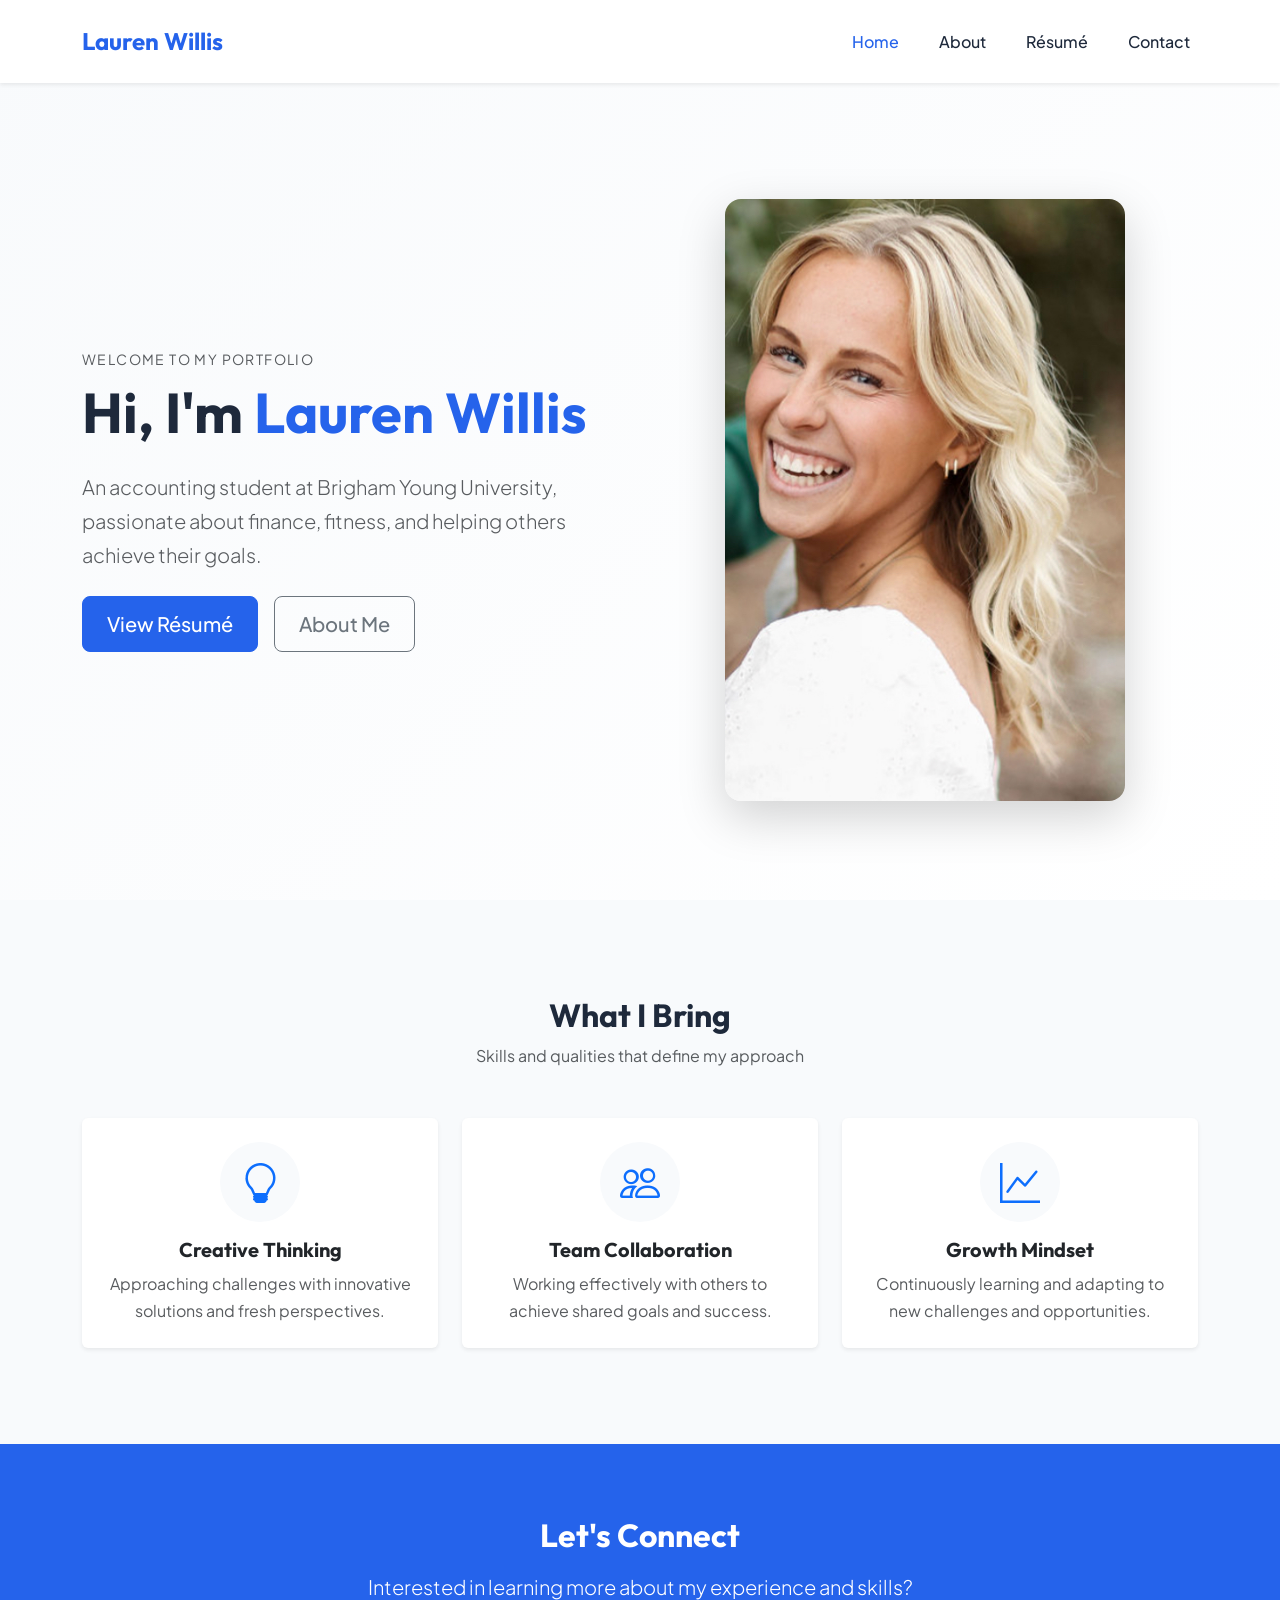
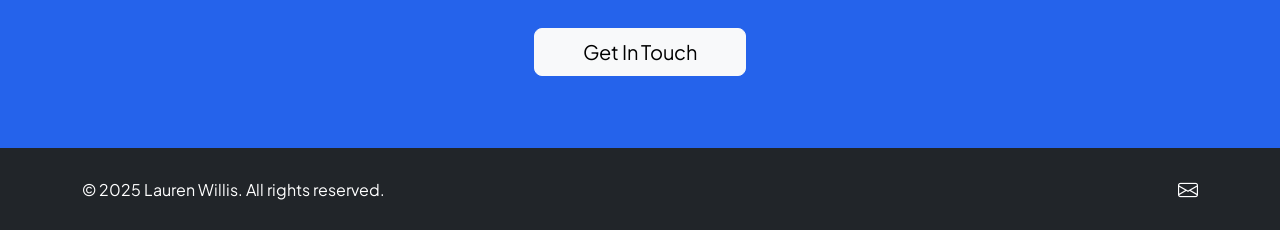
<file: index.html>
<!DOCTYPE html>
<html lang="en">
<head>
    <meta charset="UTF-8">
    <meta name="viewport" content="width=device-width, initial-scale=1.0">
    <title>Lauren Willis | Portfolio</title>
    <!-- Bootstrap CSS -->
    <link href="https://cdn.jsdelivr.net/npm/bootstrap@5.3.2/dist/css/bootstrap.min.css" rel="stylesheet">
    <!-- Google Fonts -->
    <link href="https://fonts.googleapis.com/css2?family=Outfit:wght@300;400;500;600;700&family=Plus+Jakarta+Sans:wght@400;500;600&display=swap" rel="stylesheet">
    <!-- Bootstrap Icons -->
    <link rel="stylesheet" href="https://cdn.jsdelivr.net/npm/bootstrap-icons@1.11.1/font/bootstrap-icons.css">
    <link rel="stylesheet" href="css/style.css">
</head>
<body>
    <!-- Navigation -->
    <nav class="navbar navbar-expand-lg navbar-light bg-white fixed-top shadow-sm">
        <div class="container">
            <a class="navbar-brand fw-bold" href="index.html">Lauren Willis</a>
            <button class="navbar-toggler" type="button" data-bs-toggle="collapse" data-bs-target="#navbarNav">
                <span class="navbar-toggler-icon"></span>
            </button>
            <div class="collapse navbar-collapse" id="navbarNav">
                <ul class="navbar-nav ms-auto">
                    <li class="nav-item">
                        <a class="nav-link active" href="index.html">Home</a>
                    </li>
                    <li class="nav-item">
                        <a class="nav-link" href="about.html">About</a>
                    </li>
                    <li class="nav-item">
                        <a class="nav-link" href="resume.html">Résumé</a>
                    </li>
                    <li class="nav-item">
                        <a class="nav-link" href="contact.html">Contact</a>
                    </li>
                </ul>
            </div>
        </div>
    </nav>

    <!-- Hero Section -->
    <header class="hero-section d-flex align-items-center">
        <div class="container">
            <div class="row align-items-center">
                <div class="col-lg-6">
                    <p class="text-uppercase text-muted mb-2 tracking-wide">Welcome to my portfolio</p>
                    <h1 class="display-4 fw-bold mb-4">Hi, I'm <span class="text-accent">Lauren Willis</span></h1>
                    <p class="lead text-muted mb-4">An accounting student at Brigham Young University, passionate about finance, fitness, and helping others achieve their goals.</p>
                    <div class="d-flex gap-3">
                        <a href="resume.html" class="btn btn-primary btn-lg px-4">View Résumé</a>
                        <a href="about.html" class="btn btn-outline-secondary btn-lg px-4">About Me</a>
                    </div>
                </div>
                <div class="col-lg-6 text-center mt-5 mt-lg-0">
                    <div class="hero-image-wrapper">
                        <div class="hero-shape"></div>
                        <img src="images/lauren-headshot.jpg" alt="Lauren Willis" class="hero-image img-fluid rounded-4 shadow-lg">
                    </div>
                </div>
            </div>
        </div>
    </header>

    <!-- Features Section -->
    <section class="py-5 bg-light">
        <div class="container py-5">
            <div class="text-center mb-5">
                <h2 class="fw-bold">What I Bring</h2>
                <p class="text-muted">Skills and qualities that define my approach</p>
            </div>
            <div class="row g-4">
                <div class="col-md-4">
                    <div class="card h-100 border-0 shadow-sm card-hover">
                        <div class="card-body text-center p-4">
                            <div class="feature-icon mb-3">
                                <i class="bi bi-lightbulb fs-1 text-primary"></i>
                            </div>
                            <h5 class="card-title fw-bold">Creative Thinking</h5>
                            <p class="card-text text-muted">Approaching challenges with innovative solutions and fresh perspectives.</p>
                        </div>
                    </div>
                </div>
                <div class="col-md-4">
                    <div class="card h-100 border-0 shadow-sm card-hover">
                        <div class="card-body text-center p-4">
                            <div class="feature-icon mb-3">
                                <i class="bi bi-people fs-1 text-primary"></i>
                            </div>
                            <h5 class="card-title fw-bold">Team Collaboration</h5>
                            <p class="card-text text-muted">Working effectively with others to achieve shared goals and success.</p>
                        </div>
                    </div>
                </div>
                <div class="col-md-4">
                    <div class="card h-100 border-0 shadow-sm card-hover">
                        <div class="card-body text-center p-4">
                            <div class="feature-icon mb-3">
                                <i class="bi bi-graph-up fs-1 text-primary"></i>
                            </div>
                            <h5 class="card-title fw-bold">Growth Mindset</h5>
                            <p class="card-text text-muted">Continuously learning and adapting to new challenges and opportunities.</p>
                        </div>
                    </div>
                </div>
            </div>
        </div>
    </section>

    <!-- CTA Section -->
    <section class="py-5 bg-primary text-white">
        <div class="container py-4 text-center">
            <h2 class="fw-bold mb-3">Let's Connect</h2>
            <p class="lead mb-4">Interested in learning more about my experience and skills?</p>
            <a href="contact.html" class="btn btn-light btn-lg px-5">Get In Touch</a>
        </div>
    </section>

    <!-- Footer -->
    <footer class="bg-dark text-white py-4">
        <div class="container">
            <div class="row align-items-center">
                <div class="col-md-6 text-center text-md-start">
                    <p class="mb-0">&copy; 2025 Lauren Willis. All rights reserved.</p>
                </div>
                <div class="col-md-6 text-center text-md-end mt-3 mt-md-0">
                    <a href="mailto:lauren.washenko@gmail.com" class="text-white"><i class="bi bi-envelope fs-5"></i></a>
                </div>
            </div>
        </div>
    </footer>

    <!-- Bootstrap JS -->
    <script src="https://cdn.jsdelivr.net/npm/bootstrap@5.3.2/dist/js/bootstrap.bundle.min.js"></script>
</body>
</html>
</file>
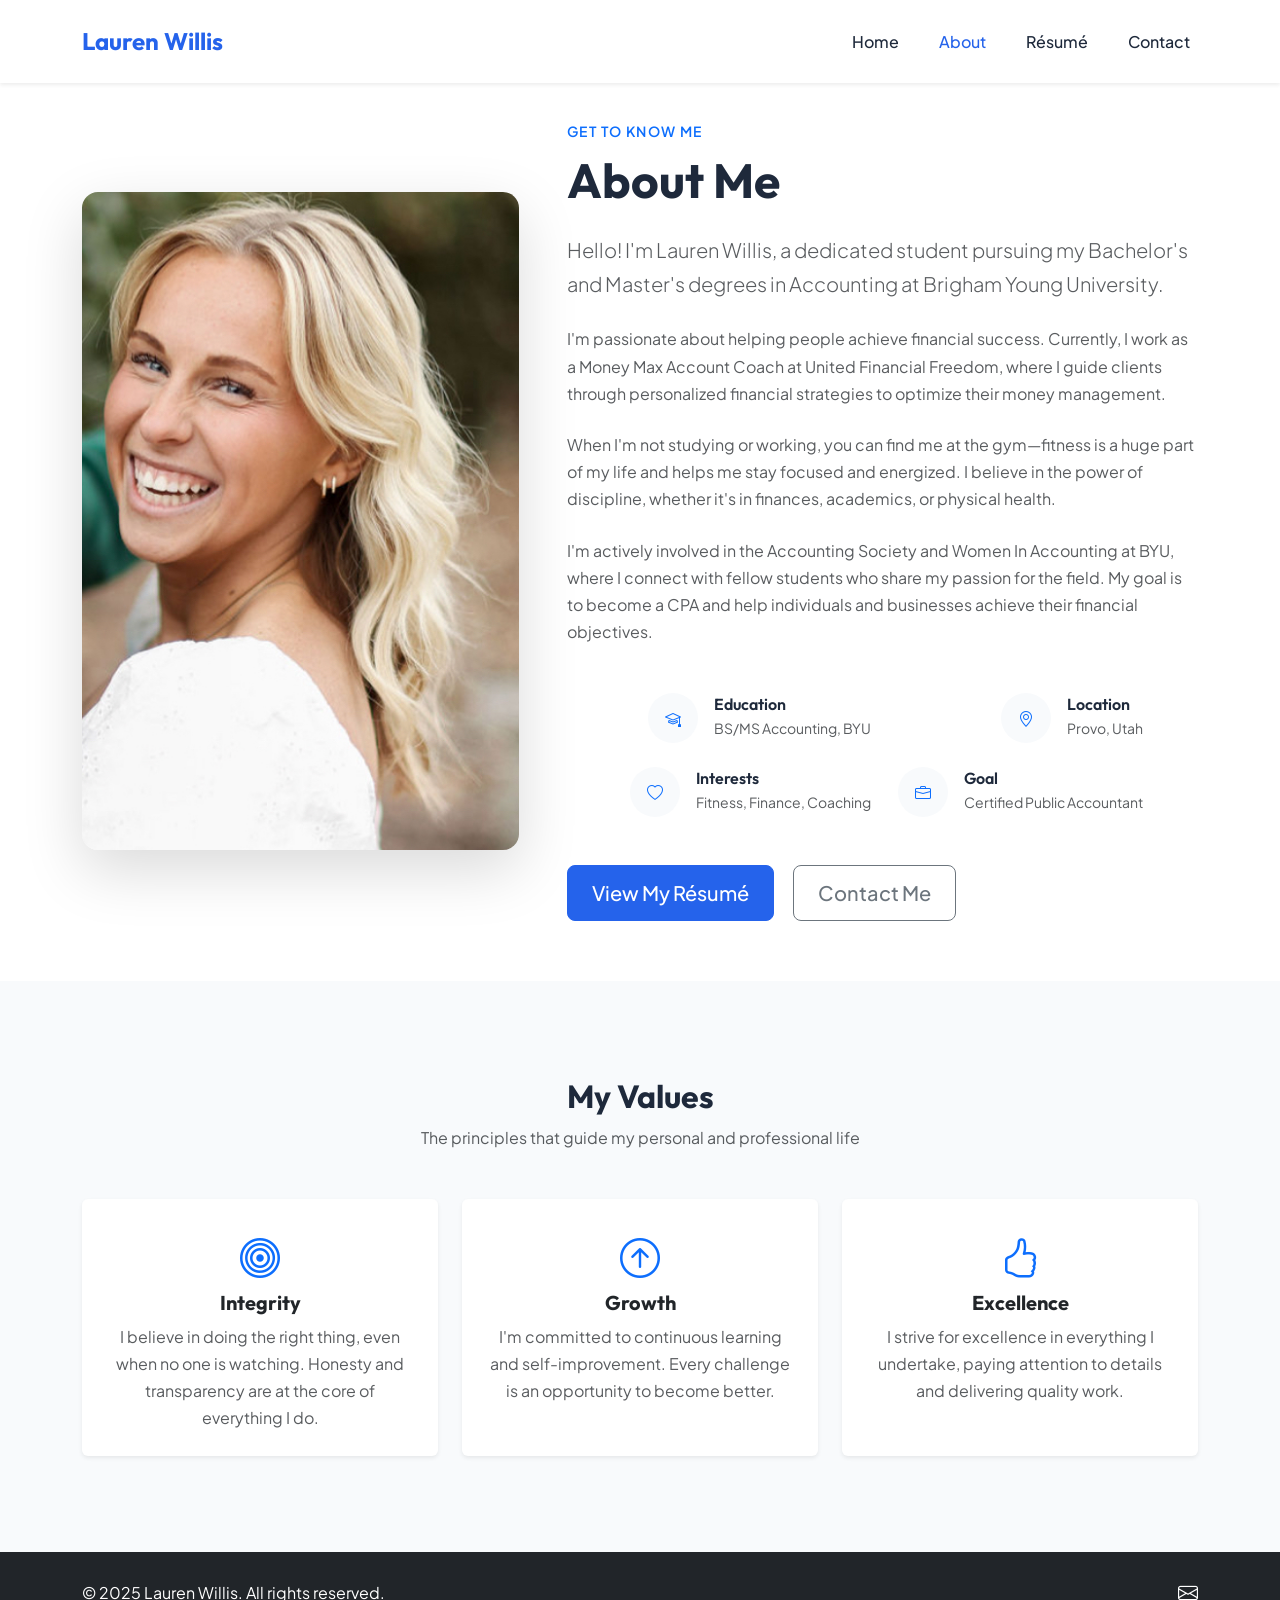
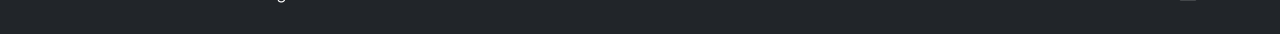
<file: about.html>
<!DOCTYPE html>
<html lang="en">
<head>
    <meta charset="UTF-8">
    <meta name="viewport" content="width=device-width, initial-scale=1.0">
    <title>About | Lauren Willis</title>
    <!-- Bootstrap CSS -->
    <link href="https://cdn.jsdelivr.net/npm/bootstrap@5.3.2/dist/css/bootstrap.min.css" rel="stylesheet">
    <!-- Google Fonts -->
    <link href="https://fonts.googleapis.com/css2?family=Outfit:wght@300;400;500;600;700&family=Plus+Jakarta+Sans:wght@400;500;600&display=swap" rel="stylesheet">
    <!-- Bootstrap Icons -->
    <link rel="stylesheet" href="https://cdn.jsdelivr.net/npm/bootstrap-icons@1.11.1/font/bootstrap-icons.css">
    <link rel="stylesheet" href="css/style.css">
</head>
<body>
    <!-- Navigation -->
    <nav class="navbar navbar-expand-lg navbar-light bg-white fixed-top shadow-sm">
        <div class="container">
            <a class="navbar-brand fw-bold" href="index.html">Lauren Willis</a>
            <button class="navbar-toggler" type="button" data-bs-toggle="collapse" data-bs-target="#navbarNav">
                <span class="navbar-toggler-icon"></span>
            </button>
            <div class="collapse navbar-collapse" id="navbarNav">
                <ul class="navbar-nav ms-auto">
                    <li class="nav-item">
                        <a class="nav-link" href="index.html">Home</a>
                    </li>
                    <li class="nav-item">
                        <a class="nav-link active" href="about.html">About</a>
                    </li>
                    <li class="nav-item">
                        <a class="nav-link" href="resume.html">Résumé</a>
                    </li>
                    <li class="nav-item">
                        <a class="nav-link" href="contact.html">Contact</a>
                    </li>
                </ul>
            </div>
        </div>
    </nav>

    <!-- About Section -->
    <section class="about-section">
        <div class="container">
            <div class="row align-items-center g-5">
                <div class="col-lg-5">
                    <img src="images/lauren-headshot.jpg" alt="Lauren Willis" class="about-image img-fluid w-100">
                </div>
                <div class="col-lg-7">
                    <p class="text-uppercase text-primary mb-2 tracking-wide fw-semibold">Get to know me</p>
                    <h1 class="display-5 fw-bold mb-4">About Me</h1>
                    <p class="lead text-muted mb-4">
                        Hello! I'm Lauren Willis, a dedicated student pursuing my Bachelor's and Master's degrees in Accounting at Brigham Young University.
                    </p>
                    <p class="text-muted mb-4">
                        I'm passionate about helping people achieve financial success. Currently, I work as a Money Max Account Coach at United Financial Freedom, where I guide clients through personalized financial strategies to optimize their money management.
                    </p>
                    <p class="text-muted mb-4">
                        When I'm not studying or working, you can find me at the gym—fitness is a huge part of my life and helps me stay focused and energized. I believe in the power of discipline, whether it's in finances, academics, or physical health.
                    </p>
                    <p class="text-muted mb-4">
                        I'm actively involved in the Accounting Society and Women In Accounting at BYU, where I connect with fellow students who share my passion for the field. My goal is to become a CPA and help individuals and businesses achieve their financial objectives.
                    </p>
                    
                    <div class="row g-4 mt-4 justify-content-center">
                        <div class="col-sm-6 col-md-5">
                            <div class="d-flex align-items-center">
                                <div class="feature-icon me-3" style="width: 50px; height: 50px;">
                                    <i class="bi bi-mortarboard text-primary"></i>
                                </div>
                                <div>
                                    <h6 class="mb-0">Education</h6>
                                    <small class="text-muted">BS/MS Accounting, BYU</small>
                                </div>
                            </div>
                        </div>
                        <div class="col-sm-6 col-md-5">
                            <div class="d-flex align-items-center">
                                <div class="feature-icon me-3" style="width: 50px; height: 50px;">
                                    <i class="bi bi-geo-alt text-primary"></i>
                                </div>
                                <div>
                                    <h6 class="mb-0">Location</h6>
                                    <small class="text-muted">Provo, Utah</small>
                                </div>
                            </div>
                        </div>
                        <div class="col-sm-6 col-md-5">
                            <div class="d-flex align-items-center">
                                <div class="feature-icon me-3" style="width: 50px; height: 50px;">
                                    <i class="bi bi-heart text-primary"></i>
                                </div>
                                <div>
                                    <h6 class="mb-0">Interests</h6>
                                    <small class="text-muted">Fitness, Finance, Coaching</small>
                                </div>
                            </div>
                        </div>
                        <div class="col-sm-6 col-md-5">
                            <div class="d-flex align-items-center">
                                <div class="feature-icon me-3" style="width: 50px; height: 50px;">
                                    <i class="bi bi-briefcase text-primary"></i>
                                </div>
                                <div>
                                    <h6 class="mb-0">Goal</h6>
                                    <small class="text-muted">Certified Public Accountant</small>
                                </div>
                            </div>
                        </div>
                    </div>

                    <div class="mt-5">
                        <a href="resume.html" class="btn btn-primary btn-lg me-3">View My Résumé</a>
                        <a href="contact.html" class="btn btn-outline-secondary btn-lg">Contact Me</a>
                    </div>
                </div>
            </div>
        </div>
    </section>

    <!-- Values Section -->
    <section class="py-5 bg-light">
        <div class="container py-5">
            <div class="text-center mb-5">
                <h2 class="fw-bold">My Values</h2>
                <p class="text-muted">The principles that guide my personal and professional life</p>
            </div>
            <div class="row g-4">
                <div class="col-md-4">
                    <div class="card h-100 border-0 shadow-sm card-hover">
                        <div class="card-body text-center p-4">
                            <i class="bi bi-bullseye fs-1 text-primary mb-3"></i>
                            <h5 class="card-title fw-bold">Integrity</h5>
                            <p class="card-text text-muted">I believe in doing the right thing, even when no one is watching. Honesty and transparency are at the core of everything I do.</p>
                        </div>
                    </div>
                </div>
                <div class="col-md-4">
                    <div class="card h-100 border-0 shadow-sm card-hover">
                        <div class="card-body text-center p-4">
                            <i class="bi bi-arrow-up-circle fs-1 text-primary mb-3"></i>
                            <h5 class="card-title fw-bold">Growth</h5>
                            <p class="card-text text-muted">I'm committed to continuous learning and self-improvement. Every challenge is an opportunity to become better.</p>
                        </div>
                    </div>
                </div>
                <div class="col-md-4">
                    <div class="card h-100 border-0 shadow-sm card-hover">
                        <div class="card-body text-center p-4">
                            <i class="bi bi-hand-thumbs-up fs-1 text-primary mb-3"></i>
                            <h5 class="card-title fw-bold">Excellence</h5>
                            <p class="card-text text-muted">I strive for excellence in everything I undertake, paying attention to details and delivering quality work.</p>
                        </div>
                    </div>
                </div>
            </div>
        </div>
    </section>

    <!-- Footer -->
    <footer class="bg-dark text-white py-4">
        <div class="container">
            <div class="row align-items-center">
                <div class="col-md-6 text-center text-md-start">
                    <p class="mb-0">&copy; 2025 Lauren Willis. All rights reserved.</p>
                </div>
                <div class="col-md-6 text-center text-md-end mt-3 mt-md-0">
                    <a href="mailto:lauren.washenko@gmail.com" class="text-white"><i class="bi bi-envelope fs-5"></i></a>
                </div>
            </div>
        </div>
    </footer>

    <!-- Bootstrap JS -->
    <script src="https://cdn.jsdelivr.net/npm/bootstrap@5.3.2/dist/js/bootstrap.bundle.min.js"></script>
</body>
</html>
</file>
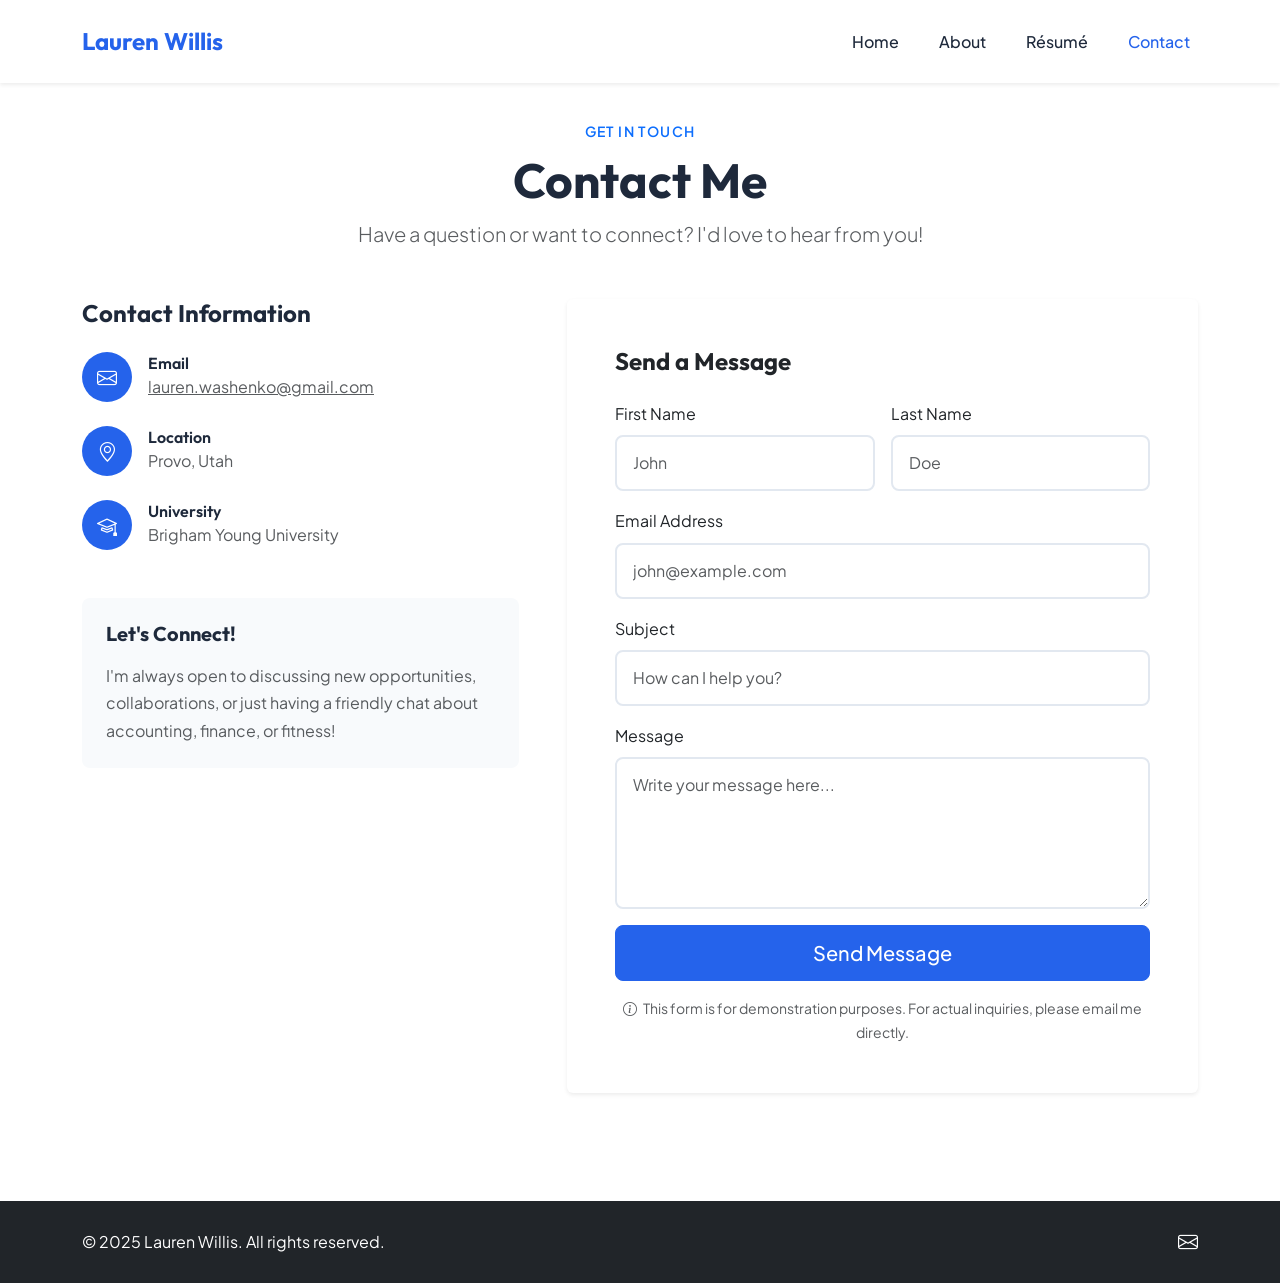
<file: contact.html>
<!DOCTYPE html>
<html lang="en">
<head>
    <meta charset="UTF-8">
    <meta name="viewport" content="width=device-width, initial-scale=1.0">
    <title>Contact | Lauren Willis</title>
    <!-- Bootstrap CSS -->
    <link href="https://cdn.jsdelivr.net/npm/bootstrap@5.3.2/dist/css/bootstrap.min.css" rel="stylesheet">
    <!-- Google Fonts -->
    <link href="https://fonts.googleapis.com/css2?family=Outfit:wght@300;400;500;600;700&family=Plus+Jakarta+Sans:wght@400;500;600&display=swap" rel="stylesheet">
    <!-- Bootstrap Icons -->
    <link rel="stylesheet" href="https://cdn.jsdelivr.net/npm/bootstrap-icons@1.11.1/font/bootstrap-icons.css">
    <link rel="stylesheet" href="css/style.css">
</head>
<body>
    <!-- Navigation -->
    <nav class="navbar navbar-expand-lg navbar-light bg-white fixed-top shadow-sm">
        <div class="container">
            <a class="navbar-brand fw-bold" href="index.html">Lauren Willis</a>
            <button class="navbar-toggler" type="button" data-bs-toggle="collapse" data-bs-target="#navbarNav">
                <span class="navbar-toggler-icon"></span>
            </button>
            <div class="collapse navbar-collapse" id="navbarNav">
                <ul class="navbar-nav ms-auto">
                    <li class="nav-item">
                        <a class="nav-link" href="index.html">Home</a>
                    </li>
                    <li class="nav-item">
                        <a class="nav-link" href="about.html">About</a>
                    </li>
                    <li class="nav-item">
                        <a class="nav-link" href="resume.html">Résumé</a>
                    </li>
                    <li class="nav-item">
                        <a class="nav-link active" href="contact.html">Contact</a>
                    </li>
                </ul>
            </div>
        </div>
    </nav>

    <!-- Contact Section -->
    <section class="contact-section">
        <div class="container">
            <div class="text-center mb-5">
                <p class="text-uppercase text-primary mb-2 tracking-wide fw-semibold">Get in Touch</p>
                <h1 class="display-5 fw-bold">Contact Me</h1>
                <p class="lead text-muted">Have a question or want to connect? I'd love to hear from you!</p>
            </div>

            <div class="row g-5">
                <div class="col-lg-5">
                    <div class="mb-5">
                        <h4 class="fw-bold mb-4">Contact Information</h4>
                        
                        <div class="contact-info-item">
                            <div class="contact-icon">
                                <i class="bi bi-envelope"></i>
                            </div>
                            <div>
                                <h6 class="mb-0">Email</h6>
                                <a href="mailto:lauren.washenko@gmail.com" class="text-muted">lauren.washenko@gmail.com</a>
                            </div>
                        </div>

                        <div class="contact-info-item">
                            <div class="contact-icon">
                                <i class="bi bi-geo-alt"></i>
                            </div>
                            <div>
                                <h6 class="mb-0">Location</h6>
                                <span class="text-muted">Provo, Utah</span>
                            </div>
                        </div>

                        <div class="contact-info-item">
                            <div class="contact-icon">
                                <i class="bi bi-mortarboard"></i>
                            </div>
                            <div>
                                <h6 class="mb-0">University</h6>
                                <span class="text-muted">Brigham Young University</span>
                            </div>
                        </div>
                    </div>

                    <div class="bg-light p-4 rounded-3">
                        <h5 class="fw-bold mb-3">Let's Connect!</h5>
                        <p class="text-muted mb-0">I'm always open to discussing new opportunities, collaborations, or just having a friendly chat about accounting, finance, or fitness!</p>
                    </div>
                </div>

                <div class="col-lg-7">
                    <div class="card border-0 shadow-sm">
                        <div class="card-body p-4 p-lg-5">
                            <h4 class="fw-bold mb-4">Send a Message</h4>
                            <form>
                                <div class="row g-3">
                                    <div class="col-md-6">
                                        <label for="firstName" class="form-label">First Name</label>
                                        <input type="text" class="form-control" id="firstName" placeholder="John">
                                    </div>
                                    <div class="col-md-6">
                                        <label for="lastName" class="form-label">Last Name</label>
                                        <input type="text" class="form-control" id="lastName" placeholder="Doe">
                                    </div>
                                    <div class="col-12">
                                        <label for="email" class="form-label">Email Address</label>
                                        <input type="email" class="form-control" id="email" placeholder="john@example.com">
                                    </div>
                                    <div class="col-12">
                                        <label for="subject" class="form-label">Subject</label>
                                        <input type="text" class="form-control" id="subject" placeholder="How can I help you?">
                                    </div>
                                    <div class="col-12">
                                        <label for="message" class="form-label">Message</label>
                                        <textarea class="form-control" id="message" rows="5" placeholder="Write your message here..."></textarea>
                                    </div>
                                    <div class="col-12">
                                        <button type="submit" class="btn btn-primary btn-lg w-100">Send Message</button>
                                    </div>
                                </div>
                            </form>
                            <p class="text-muted small mt-3 mb-0 text-center">
                                <i class="bi bi-info-circle me-1"></i>
                                This form is for demonstration purposes. For actual inquiries, please email me directly.
                            </p>
                        </div>
                    </div>
                </div>
            </div>
        </div>
    </section>

    <!-- Footer -->
    <footer class="bg-dark text-white py-4 mt-5">
        <div class="container">
            <div class="row align-items-center">
                <div class="col-md-6 text-center text-md-start">
                    <p class="mb-0">&copy; 2025 Lauren Willis. All rights reserved.</p>
                </div>
                <div class="col-md-6 text-center text-md-end mt-3 mt-md-0">
                    <a href="mailto:lauren.washenko@gmail.com" class="text-white"><i class="bi bi-envelope fs-5"></i></a>
                </div>
            </div>
        </div>
    </footer>

    <!-- Bootstrap JS -->
    <script src="https://cdn.jsdelivr.net/npm/bootstrap@5.3.2/dist/js/bootstrap.bundle.min.js"></script>
</body>
</html>
</file>
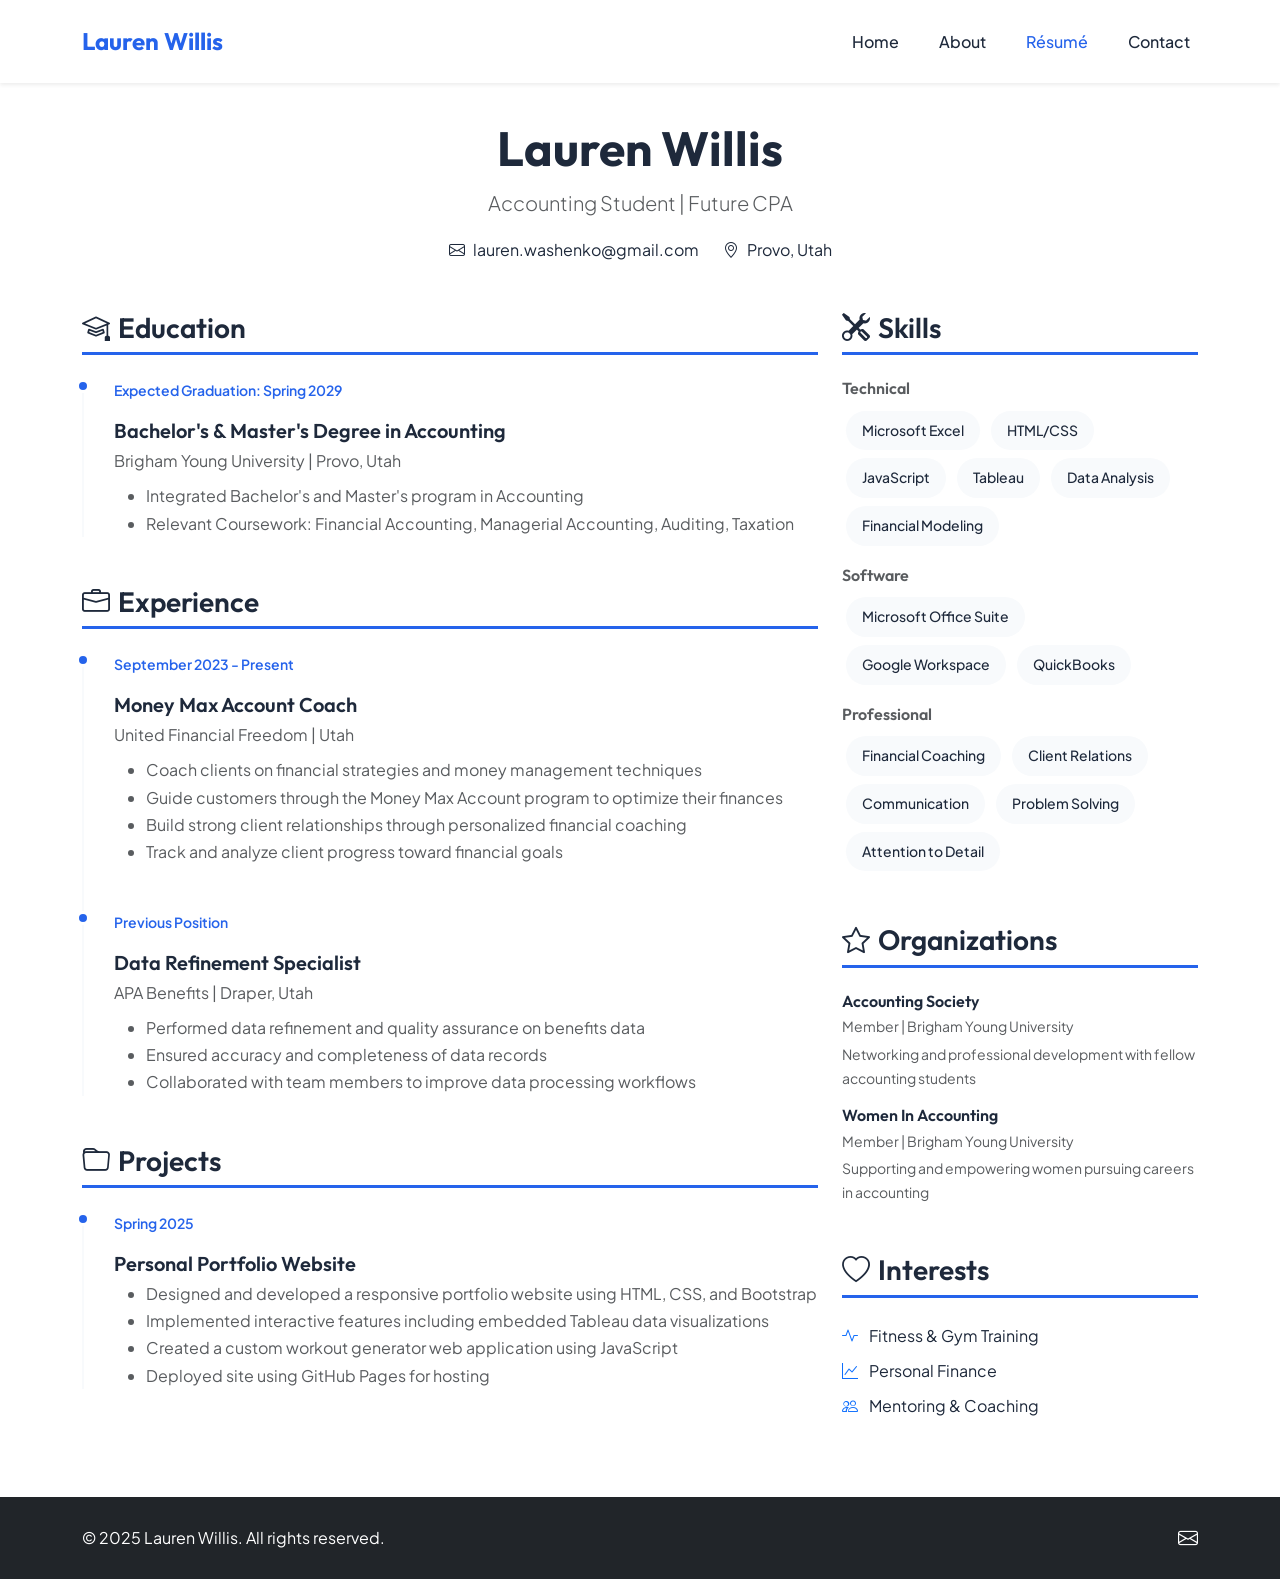
<file: resume.html>
<!DOCTYPE html>
<html lang="en">
<head>
    <meta charset="UTF-8">
    <meta name="viewport" content="width=device-width, initial-scale=1.0">
    <title>Résumé | Lauren Willis</title>
    <!-- Bootstrap CSS -->
    <link href="https://cdn.jsdelivr.net/npm/bootstrap@5.3.2/dist/css/bootstrap.min.css" rel="stylesheet">
    <!-- Google Fonts -->
    <link href="https://fonts.googleapis.com/css2?family=Outfit:wght@300;400;500;600;700&family=Plus+Jakarta+Sans:wght@400;500;600&display=swap" rel="stylesheet">
    <!-- Bootstrap Icons -->
    <link rel="stylesheet" href="https://cdn.jsdelivr.net/npm/bootstrap-icons@1.11.1/font/bootstrap-icons.css">
    <link rel="stylesheet" href="css/style.css">
</head>
<body>
    <!-- Navigation -->
    <nav class="navbar navbar-expand-lg navbar-light bg-white fixed-top shadow-sm">
        <div class="container">
            <a class="navbar-brand fw-bold" href="index.html">Lauren Willis</a>
            <button class="navbar-toggler" type="button" data-bs-toggle="collapse" data-bs-target="#navbarNav">
                <span class="navbar-toggler-icon"></span>
            </button>
            <div class="collapse navbar-collapse" id="navbarNav">
                <ul class="navbar-nav ms-auto">
                    <li class="nav-item">
                        <a class="nav-link" href="index.html">Home</a>
                    </li>
                    <li class="nav-item">
                        <a class="nav-link" href="about.html">About</a>
                    </li>
                    <li class="nav-item">
                        <a class="nav-link active" href="resume.html">Résumé</a>
                    </li>
                    <li class="nav-item">
                        <a class="nav-link" href="contact.html">Contact</a>
                    </li>
                </ul>
            </div>
        </div>
    </nav>

    <!-- Resume Section -->
    <section class="resume-section">
        <div class="container">
            <!-- Header -->
            <div class="text-center mb-5">
                <h1 class="display-5 fw-bold">Lauren Willis</h1>
                <p class="lead text-muted">Accounting Student | Future CPA</p>
                <div class="d-flex justify-content-center gap-4 flex-wrap">
                    <span><i class="bi bi-envelope me-2"></i>lauren.washenko@gmail.com</span>
                    <span><i class="bi bi-geo-alt me-2"></i>Provo, Utah</span>
                </div>
            </div>

            <div class="row">
                <!-- Left Column -->
                <div class="col-lg-8">
                    <!-- Education -->
                    <div class="mb-5">
                        <h3 class="resume-header"><i class="bi bi-mortarboard me-2"></i>Education</h3>
                        <div class="timeline-item">
                            <p class="timeline-date">Expected Graduation: Spring 2029</p>
                            <h5 class="mb-1">Bachelor's & Master's Degree in Accounting</h5>
                            <p class="text-muted mb-2">Brigham Young University | Provo, Utah</p>
                            <ul class="text-muted">
                                <li>Integrated Bachelor's and Master's program in Accounting</li>
                                <li>Relevant Coursework: Financial Accounting, Managerial Accounting, Auditing, Taxation</li>
                            </ul>
                        </div>
                    </div>

                    <!-- Experience -->
                    <div class="mb-5">
                        <h3 class="resume-header"><i class="bi bi-briefcase me-2"></i>Experience</h3>
                        
                        <div class="timeline-item">
                            <p class="timeline-date">September 2023 - Present</p>
                            <h5 class="mb-1">Money Max Account Coach</h5>
                            <p class="text-muted mb-2">United Financial Freedom | Utah</p>
                            <ul class="text-muted">
                                <li>Coach clients on financial strategies and money management techniques</li>
                                <li>Guide customers through the Money Max Account program to optimize their finances</li>
                                <li>Build strong client relationships through personalized financial coaching</li>
                                <li>Track and analyze client progress toward financial goals</li>
                            </ul>
                        </div>
                        
                        <div class="timeline-item">
                            <p class="timeline-date">Previous Position</p>
                            <h5 class="mb-1">Data Refinement Specialist</h5>
                            <p class="text-muted mb-2">APA Benefits | Draper, Utah</p>
                            <ul class="text-muted">
                                <li>Performed data refinement and quality assurance on benefits data</li>
                                <li>Ensured accuracy and completeness of data records</li>
                                <li>Collaborated with team members to improve data processing workflows</li>
                            </ul>
                        </div>
                    </div>

                    <!-- Projects -->
                    <div class="mb-5">
                        <h3 class="resume-header"><i class="bi bi-folder me-2"></i>Projects</h3>
                        
                        <div class="timeline-item">
                            <p class="timeline-date">Spring 2025</p>
                            <h5 class="mb-1">Personal Portfolio Website</h5>
                            <ul class="text-muted">
                                <li>Designed and developed a responsive portfolio website using HTML, CSS, and Bootstrap</li>
                                <li>Implemented interactive features including embedded Tableau data visualizations</li>
                                <li>Created a custom workout generator web application using JavaScript</li>
                                <li>Deployed site using GitHub Pages for hosting</li>
                            </ul>
                        </div>
                    </div>
                </div>

                <!-- Right Column -->
                <div class="col-lg-4">
                    <!-- Skills -->
                    <div class="mb-5">
                        <h3 class="resume-header"><i class="bi bi-tools me-2"></i>Skills</h3>
                        <div class="mb-3">
                            <h6 class="text-muted mb-2">Technical</h6>
                            <span class="skill-badge">Microsoft Excel</span>
                            <span class="skill-badge">HTML/CSS</span>
                            <span class="skill-badge">JavaScript</span>
                            <span class="skill-badge">Tableau</span>
                            <span class="skill-badge">Data Analysis</span>
                            <span class="skill-badge">Financial Modeling</span>
                        </div>
                        <div class="mb-3">
                            <h6 class="text-muted mb-2">Software</h6>
                            <span class="skill-badge">Microsoft Office Suite</span>
                            <span class="skill-badge">Google Workspace</span>
                            <span class="skill-badge">QuickBooks</span>
                        </div>
                        <div>
                            <h6 class="text-muted mb-2">Professional</h6>
                            <span class="skill-badge">Financial Coaching</span>
                            <span class="skill-badge">Client Relations</span>
                            <span class="skill-badge">Communication</span>
                            <span class="skill-badge">Problem Solving</span>
                            <span class="skill-badge">Attention to Detail</span>
                        </div>
                    </div>

                    <!-- Leadership & Activities -->
                    <div class="mb-5">
                        <h3 class="resume-header"><i class="bi bi-star me-2"></i>Organizations</h3>
                        <div class="mb-3">
                            <h6 class="mb-1">Accounting Society</h6>
                            <p class="text-muted small mb-1">Member | Brigham Young University</p>
                            <p class="text-muted small">Networking and professional development with fellow accounting students</p>
                        </div>
                        <div class="mb-3">
                            <h6 class="mb-1">Women In Accounting</h6>
                            <p class="text-muted small mb-1">Member | Brigham Young University</p>
                            <p class="text-muted small">Supporting and empowering women pursuing careers in accounting</p>
                        </div>
                    </div>

                    <!-- Interests -->
                    <div>
                        <h3 class="resume-header"><i class="bi bi-heart me-2"></i>Interests</h3>
                        <ul class="list-unstyled">
                            <li class="mb-2">
                                <i class="bi bi-activity text-primary me-2"></i>
                                Fitness & Gym Training
                            </li>
                            <li class="mb-2">
                                <i class="bi bi-graph-up text-primary me-2"></i>
                                Personal Finance
                            </li>
                            <li class="mb-2">
                                <i class="bi bi-people text-primary me-2"></i>
                                Mentoring & Coaching
                            </li>
                        </ul>
                    </div>
                </div>
            </div>
        </div>
    </section>

    <!-- Footer -->
    <footer class="bg-dark text-white py-4">
        <div class="container">
            <div class="row align-items-center">
                <div class="col-md-6 text-center text-md-start">
                    <p class="mb-0">&copy; 2025 Lauren Willis. All rights reserved.</p>
                </div>
                <div class="col-md-6 text-center text-md-end mt-3 mt-md-0">
                    <a href="mailto:lauren.washenko@gmail.com" class="text-white"><i class="bi bi-envelope fs-5"></i></a>
                </div>
            </div>
        </div>
    </footer>

    <!-- Bootstrap JS -->
    <script src="https://cdn.jsdelivr.net/npm/bootstrap@5.3.2/dist/js/bootstrap.bundle.min.js"></script>
</body>
</html>
</file>
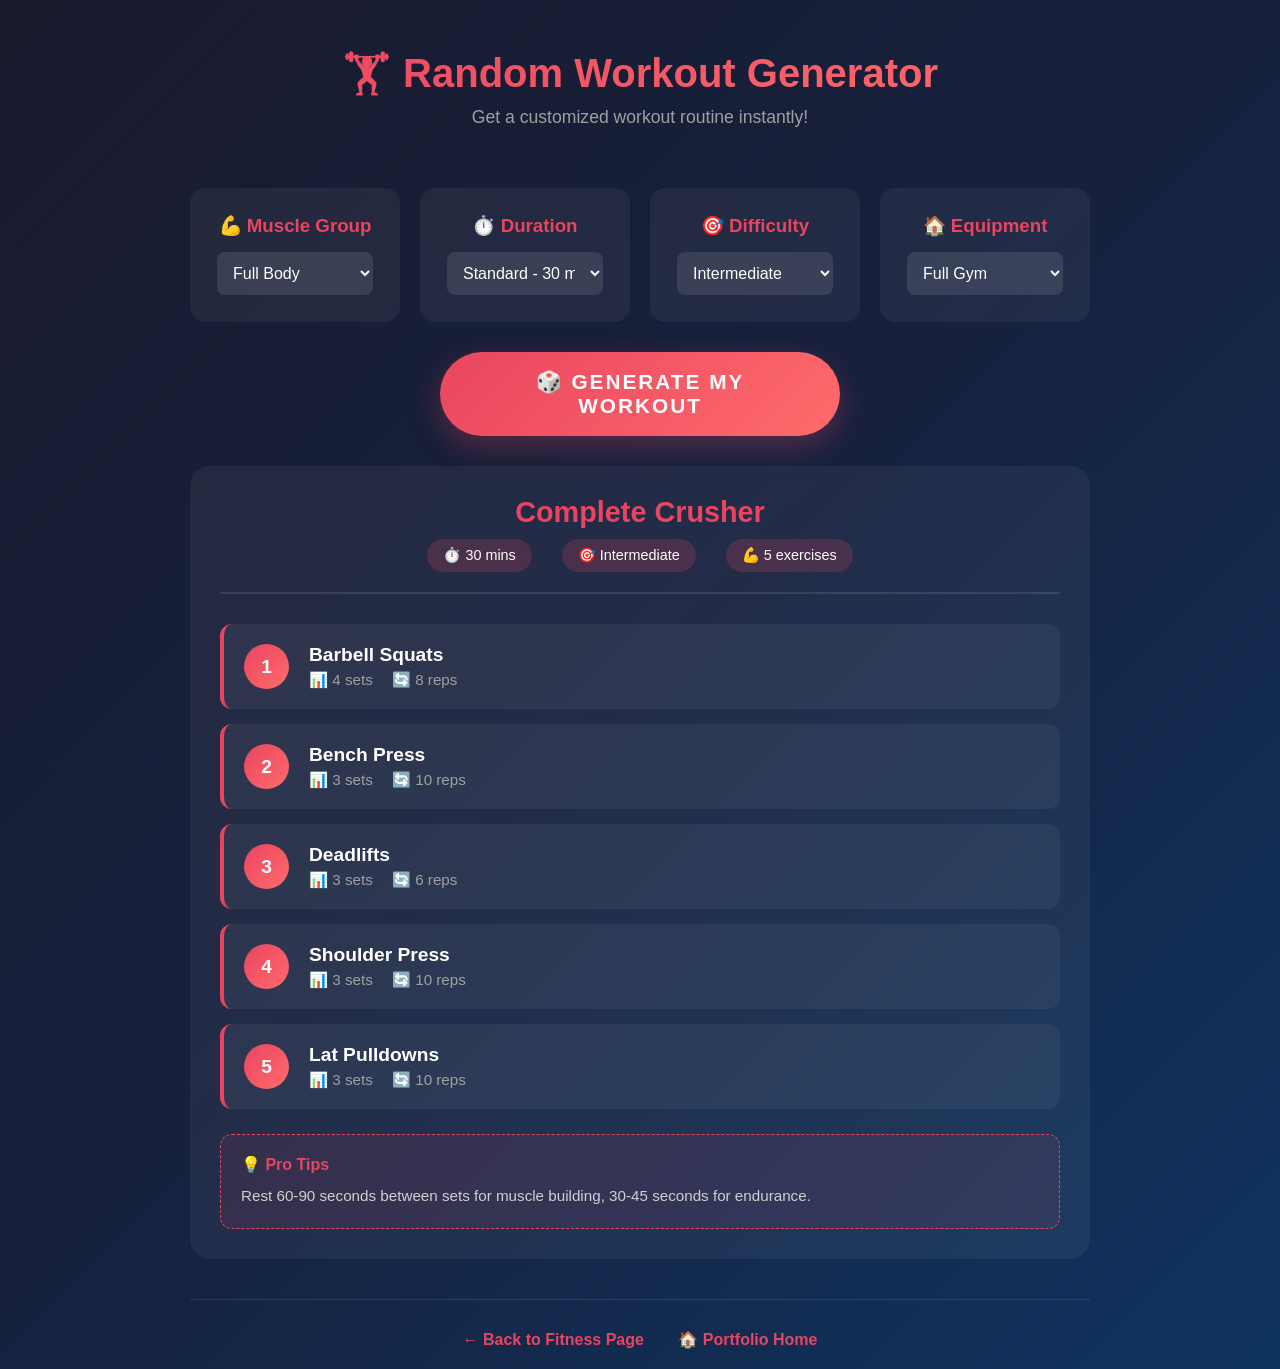
<file: workout.html>
<!DOCTYPE html>
<html lang="en">
<head>
    <meta charset="UTF-8">
    <meta name="viewport" content="width=device-width, initial-scale=1.0">
    <title>Random Workout Generator | Lauren Willis</title>
    <style>
        /* ============================================
           Workout Generator - All styles in one file
           ============================================ */
        
        * {
            margin: 0;
            padding: 0;
            box-sizing: border-box;
        }

        body {
            font-family: 'Segoe UI', Tahoma, Geneva, Verdana, sans-serif;
            background: linear-gradient(135deg, #1a1a2e 0%, #16213e 50%, #0f3460 100%);
            min-height: 100vh;
            color: #ffffff;
            padding: 20px;
        }

        .container {
            max-width: 900px;
            margin: 0 auto;
        }

        /* Header */
        header {
            text-align: center;
            padding: 30px 0;
        }

        header h1 {
            font-size: 2.5rem;
            margin-bottom: 10px;
            background: linear-gradient(135deg, #e94560 0%, #ff6b6b 100%);
            -webkit-background-clip: text;
            -webkit-text-fill-color: transparent;
            background-clip: text;
        }

        header p {
            color: #a0a0a0;
            font-size: 1.1rem;
        }

        /* Selection Cards */
        .selection-area {
            display: grid;
            grid-template-columns: repeat(auto-fit, minmax(200px, 1fr));
            gap: 20px;
            margin: 30px 0;
        }

        .selection-card {
            background: rgba(255, 255, 255, 0.05);
            border-radius: 15px;
            padding: 25px;
            text-align: center;
            border: 2px solid transparent;
            transition: all 0.3s ease;
        }

        .selection-card:hover {
            background: rgba(255, 255, 255, 0.1);
            border-color: #e94560;
            transform: translateY(-5px);
        }

        .selection-card h3 {
            margin-bottom: 15px;
            color: #e94560;
        }

        .selection-card select {
            width: 100%;
            padding: 12px;
            border-radius: 8px;
            border: none;
            background: rgba(255, 255, 255, 0.1);
            color: #ffffff;
            font-size: 1rem;
            cursor: pointer;
        }

        .selection-card select option {
            background: #1a1a2e;
            color: #ffffff;
        }

        /* Generate Button */
        .generate-btn {
            display: block;
            width: 100%;
            max-width: 400px;
            margin: 30px auto;
            padding: 18px 40px;
            font-size: 1.3rem;
            font-weight: bold;
            text-transform: uppercase;
            letter-spacing: 2px;
            background: linear-gradient(135deg, #e94560 0%, #ff6b6b 100%);
            color: #ffffff;
            border: none;
            border-radius: 50px;
            cursor: pointer;
            transition: all 0.3s ease;
            box-shadow: 0 10px 30px rgba(233, 69, 96, 0.3);
        }

        .generate-btn:hover {
            transform: translateY(-3px);
            box-shadow: 0 15px 40px rgba(233, 69, 96, 0.4);
        }

        .generate-btn:active {
            transform: translateY(0);
        }

        /* Workout Results */
        .workout-results {
            background: rgba(255, 255, 255, 0.05);
            border-radius: 20px;
            padding: 30px;
            margin-top: 30px;
            display: none;
        }

        .workout-results.show {
            display: block;
            animation: fadeIn 0.5s ease;
        }

        @keyframes fadeIn {
            from { opacity: 0; transform: translateY(20px); }
            to { opacity: 1; transform: translateY(0); }
        }

        .workout-header {
            text-align: center;
            margin-bottom: 30px;
            padding-bottom: 20px;
            border-bottom: 2px solid rgba(255, 255, 255, 0.1);
        }

        .workout-header h2 {
            font-size: 1.8rem;
            color: #e94560;
            margin-bottom: 10px;
        }

        .workout-header .workout-meta {
            display: flex;
            justify-content: center;
            gap: 30px;
            flex-wrap: wrap;
        }

        .workout-meta span {
            background: rgba(233, 69, 96, 0.2);
            padding: 8px 16px;
            border-radius: 20px;
            font-size: 0.9rem;
        }

        /* Exercise Cards */
        .exercise-list {
            display: grid;
            gap: 15px;
        }

        .exercise-card {
            background: rgba(255, 255, 255, 0.05);
            border-radius: 12px;
            padding: 20px;
            display: flex;
            align-items: center;
            gap: 20px;
            transition: all 0.3s ease;
            border-left: 4px solid #e94560;
        }

        .exercise-card:hover {
            background: rgba(255, 255, 255, 0.1);
            transform: translateX(5px);
        }

        .exercise-number {
            background: linear-gradient(135deg, #e94560 0%, #ff6b6b 100%);
            width: 45px;
            height: 45px;
            border-radius: 50%;
            display: flex;
            align-items: center;
            justify-content: center;
            font-weight: bold;
            font-size: 1.2rem;
            flex-shrink: 0;
        }

        .exercise-info {
            flex-grow: 1;
        }

        .exercise-name {
            font-size: 1.2rem;
            font-weight: bold;
            margin-bottom: 5px;
        }

        .exercise-details {
            color: #a0a0a0;
            font-size: 0.95rem;
        }

        .exercise-details span {
            margin-right: 15px;
        }

        /* Tips Section */
        .workout-tips {
            margin-top: 25px;
            padding: 20px;
            background: rgba(233, 69, 96, 0.1);
            border-radius: 12px;
            border: 1px dashed #e94560;
        }

        .workout-tips h4 {
            color: #e94560;
            margin-bottom: 10px;
        }

        .workout-tips p {
            color: #d0d0d0;
            font-size: 0.95rem;
            line-height: 1.6;
        }

        /* Navigation Links */
        .nav-links {
            text-align: center;
            margin-top: 40px;
            padding-top: 30px;
            border-top: 1px solid rgba(255, 255, 255, 0.1);
        }

        .nav-links a {
            color: #e94560;
            text-decoration: none;
            margin: 0 15px;
            font-weight: bold;
            transition: color 0.3s ease;
        }

        .nav-links a:hover {
            color: #ff6b6b;
            text-decoration: underline;
        }

        /* Responsive */
        @media (max-width: 600px) {
            header h1 {
                font-size: 1.8rem;
            }

            .exercise-card {
                flex-direction: column;
                text-align: center;
            }

            .workout-meta span {
                font-size: 0.8rem;
            }
        }
    </style>
</head>
<body>

    <div class="container">
        <header>
            <h1>🏋️ Random Workout Generator</h1>
            <p>Get a customized workout routine instantly!</p>
        </header>

        <!-- Selection Options -->
        <div class="selection-area">
            <div class="selection-card">
                <h3>💪 Muscle Group</h3>
                <select id="muscleGroup">
                    <option value="full">Full Body</option>
                    <option value="upper">Upper Body</option>
                    <option value="lower">Lower Body</option>
                    <option value="push">Push (Chest/Shoulders/Triceps)</option>
                    <option value="pull">Pull (Back/Biceps)</option>
                    <option value="core">Core & Abs</option>
                </select>
            </div>

            <div class="selection-card">
                <h3>⏱️ Duration</h3>
                <select id="duration">
                    <option value="15">Quick - 15 mins</option>
                    <option value="30" selected>Standard - 30 mins</option>
                    <option value="45">Extended - 45 mins</option>
                    <option value="60">Full Session - 60 mins</option>
                </select>
            </div>

            <div class="selection-card">
                <h3>🎯 Difficulty</h3>
                <select id="difficulty">
                    <option value="beginner">Beginner</option>
                    <option value="intermediate" selected>Intermediate</option>
                    <option value="advanced">Advanced</option>
                </select>
            </div>

            <div class="selection-card">
                <h3>🏠 Equipment</h3>
                <select id="equipment">
                    <option value="none">No Equipment</option>
                    <option value="dumbbells">Dumbbells Only</option>
                    <option value="full" selected>Full Gym</option>
                </select>
            </div>
        </div>

        <!-- Generate Button -->
        <button class="generate-btn" onclick="generateWorkout()">
            🎲 Generate My Workout
        </button>

        <!-- Results Section -->
        <div class="workout-results" id="workoutResults">
            <div class="workout-header">
                <h2 id="workoutTitle">Your Custom Workout</h2>
                <div class="workout-meta">
                    <span id="metaDuration">⏱️ 30 mins</span>
                    <span id="metaDifficulty">🎯 Intermediate</span>
                    <span id="metaExercises">💪 6 exercises</span>
                </div>
            </div>

            <div class="exercise-list" id="exerciseList">
                <!-- Exercises will be inserted here by JavaScript -->
            </div>

            <div class="workout-tips">
                <h4>💡 Pro Tips</h4>
                <p id="workoutTip">Remember to warm up for 5-10 minutes before starting. 
                   Stay hydrated throughout your workout, and don't forget to stretch afterwards!</p>
            </div>
        </div>

        <!-- Navigation -->
        <div class="nav-links">
            <a href="scratch.html">← Back to Fitness Page</a>
            <a href="index.html">🏠 Portfolio Home</a>
        </div>
    </div>

    <script>
        // ============================================
        // Workout Generator - JavaScript Logic
        // ============================================

        // Exercise Database
        const exercises = {
            // Push exercises
            push: {
                none: [
                    { name: "Push-Ups", sets: "3-4", reps: "10-15" },
                    { name: "Diamond Push-Ups", sets: "3", reps: "8-12" },
                    { name: "Wide Push-Ups", sets: "3", reps: "12-15" },
                    { name: "Pike Push-Ups", sets: "3", reps: "8-10" },
                    { name: "Decline Push-Ups", sets: "3", reps: "10-12" },
                    { name: "Tricep Dips (on chair)", sets: "3", reps: "12-15" }
                ],
                dumbbells: [
                    { name: "Dumbbell Bench Press", sets: "4", reps: "8-12" },
                    { name: "Dumbbell Shoulder Press", sets: "3", reps: "10-12" },
                    { name: "Dumbbell Flyes", sets: "3", reps: "12-15" },
                    { name: "Lateral Raises", sets: "3", reps: "12-15" },
                    { name: "Tricep Kickbacks", sets: "3", reps: "12-15" },
                    { name: "Overhead Tricep Extension", sets: "3", reps: "10-12" }
                ],
                full: [
                    { name: "Barbell Bench Press", sets: "4", reps: "6-8" },
                    { name: "Incline Dumbbell Press", sets: "3", reps: "8-10" },
                    { name: "Cable Flyes", sets: "3", reps: "12-15" },
                    { name: "Military Press", sets: "4", reps: "8-10" },
                    { name: "Tricep Pushdowns", sets: "3", reps: "12-15" },
                    { name: "Skull Crushers", sets: "3", reps: "10-12" }
                ]
            },
            // Pull exercises
            pull: {
                none: [
                    { name: "Doorway Rows", sets: "3", reps: "12-15" },
                    { name: "Superman Holds", sets: "3", reps: "30 sec" },
                    { name: "Reverse Snow Angels", sets: "3", reps: "15" },
                    { name: "Prone Y Raises", sets: "3", reps: "12" },
                    { name: "Towel Bicep Curls", sets: "3", reps: "12-15" },
                    { name: "Inverted Rows (table)", sets: "3", reps: "10-12" }
                ],
                dumbbells: [
                    { name: "Bent Over Rows", sets: "4", reps: "8-10" },
                    { name: "Single Arm Rows", sets: "3", reps: "10-12" },
                    { name: "Reverse Flyes", sets: "3", reps: "12-15" },
                    { name: "Bicep Curls", sets: "3", reps: "10-12" },
                    { name: "Hammer Curls", sets: "3", reps: "10-12" },
                    { name: "Shrugs", sets: "3", reps: "12-15" }
                ],
                full: [
                    { name: "Lat Pulldowns", sets: "4", reps: "8-10" },
                    { name: "Seated Cable Rows", sets: "4", reps: "10-12" },
                    { name: "Pull-Ups", sets: "3", reps: "6-10" },
                    { name: "Face Pulls", sets: "3", reps: "15-20" },
                    { name: "Barbell Curls", sets: "3", reps: "10-12" },
                    { name: "Preacher Curls", sets: "3", reps: "10-12" }
                ]
            },
            // Lower body exercises
            lower: {
                none: [
                    { name: "Bodyweight Squats", sets: "4", reps: "15-20" },
                    { name: "Lunges", sets: "3", reps: "12 each leg" },
                    { name: "Glute Bridges", sets: "3", reps: "15-20" },
                    { name: "Step-Ups", sets: "3", reps: "12 each leg" },
                    { name: "Calf Raises", sets: "3", reps: "20-25" },
                    { name: "Wall Sit", sets: "3", reps: "45 sec" }
                ],
                dumbbells: [
                    { name: "Goblet Squats", sets: "4", reps: "12-15" },
                    { name: "Romanian Deadlifts", sets: "3", reps: "10-12" },
                    { name: "Dumbbell Lunges", sets: "3", reps: "10 each leg" },
                    { name: "Sumo Squats", sets: "3", reps: "12-15" },
                    { name: "Calf Raises", sets: "4", reps: "15-20" },
                    { name: "Bulgarian Split Squats", sets: "3", reps: "10 each leg" }
                ],
                full: [
                    { name: "Barbell Squats", sets: "4", reps: "6-8" },
                    { name: "Leg Press", sets: "4", reps: "10-12" },
                    { name: "Romanian Deadlifts", sets: "3", reps: "8-10" },
                    { name: "Leg Curls", sets: "3", reps: "12-15" },
                    { name: "Leg Extensions", sets: "3", reps: "12-15" },
                    { name: "Calf Raises (machine)", sets: "4", reps: "15-20" }
                ]
            },
            // Core exercises
            core: {
                none: [
                    { name: "Plank", sets: "3", reps: "45-60 sec" },
                    { name: "Bicycle Crunches", sets: "3", reps: "20 each side" },
                    { name: "Mountain Climbers", sets: "3", reps: "30 sec" },
                    { name: "Dead Bug", sets: "3", reps: "12 each side" },
                    { name: "Russian Twists", sets: "3", reps: "20" },
                    { name: "Leg Raises", sets: "3", reps: "12-15" }
                ],
                dumbbells: [
                    { name: "Weighted Plank", sets: "3", reps: "45 sec" },
                    { name: "Dumbbell Side Bends", sets: "3", reps: "15 each side" },
                    { name: "Weighted Russian Twists", sets: "3", reps: "20" },
                    { name: "Dumbbell Woodchops", sets: "3", reps: "12 each side" },
                    { name: "Weighted Sit-Ups", sets: "3", reps: "15" },
                    { name: "Farmer's Carry", sets: "3", reps: "40 steps" }
                ],
                full: [
                    { name: "Cable Crunches", sets: "3", reps: "15-20" },
                    { name: "Hanging Leg Raises", sets: "3", reps: "10-12" },
                    { name: "Ab Wheel Rollouts", sets: "3", reps: "10-12" },
                    { name: "Cable Woodchops", sets: "3", reps: "12 each side" },
                    { name: "Decline Sit-Ups", sets: "3", reps: "15" },
                    { name: "Pallof Press", sets: "3", reps: "12 each side" }
                ]
            },
            // Upper body (combined push + pull)
            upper: {
                none: [
                    { name: "Push-Ups", sets: "3", reps: "12-15" },
                    { name: "Pike Push-Ups", sets: "3", reps: "10" },
                    { name: "Inverted Rows", sets: "3", reps: "10-12" },
                    { name: "Tricep Dips", sets: "3", reps: "12" },
                    { name: "Superman Holds", sets: "3", reps: "30 sec" },
                    { name: "Plank Shoulder Taps", sets: "3", reps: "20" }
                ],
                dumbbells: [
                    { name: "Dumbbell Bench Press", sets: "3", reps: "10-12" },
                    { name: "Bent Over Rows", sets: "3", reps: "10-12" },
                    { name: "Shoulder Press", sets: "3", reps: "10-12" },
                    { name: "Bicep Curls", sets: "3", reps: "12" },
                    { name: "Tricep Kickbacks", sets: "3", reps: "12" },
                    { name: "Lateral Raises", sets: "3", reps: "12-15" }
                ],
                full: [
                    { name: "Bench Press", sets: "4", reps: "8-10" },
                    { name: "Lat Pulldowns", sets: "4", reps: "10-12" },
                    { name: "Shoulder Press", sets: "3", reps: "10" },
                    { name: "Cable Rows", sets: "3", reps: "12" },
                    { name: "Tricep Pushdowns", sets: "3", reps: "12" },
                    { name: "Barbell Curls", sets: "3", reps: "10" }
                ]
            },
            // Full body
            full: {
                none: [
                    { name: "Burpees", sets: "3", reps: "10" },
                    { name: "Bodyweight Squats", sets: "3", reps: "15" },
                    { name: "Push-Ups", sets: "3", reps: "12" },
                    { name: "Lunges", sets: "3", reps: "10 each leg" },
                    { name: "Plank", sets: "3", reps: "45 sec" },
                    { name: "Mountain Climbers", sets: "3", reps: "30 sec" }
                ],
                dumbbells: [
                    { name: "Goblet Squats", sets: "3", reps: "12" },
                    { name: "Dumbbell Rows", sets: "3", reps: "10 each arm" },
                    { name: "Dumbbell Press", sets: "3", reps: "10" },
                    { name: "Romanian Deadlifts", sets: "3", reps: "10" },
                    { name: "Shoulder Press", sets: "3", reps: "10" },
                    { name: "Dumbbell Lunges", sets: "3", reps: "10 each leg" }
                ],
                full: [
                    { name: "Barbell Squats", sets: "4", reps: "8" },
                    { name: "Bench Press", sets: "3", reps: "10" },
                    { name: "Deadlifts", sets: "3", reps: "6" },
                    { name: "Lat Pulldowns", sets: "3", reps: "10" },
                    { name: "Leg Press", sets: "3", reps: "12" },
                    { name: "Shoulder Press", sets: "3", reps: "10" }
                ]
            }
        };

        // Workout tips
        const tips = [
            "Remember to warm up for 5-10 minutes before starting. Stay hydrated throughout your workout!",
            "Focus on proper form over heavy weight. Quality reps beat quantity every time!",
            "Rest 60-90 seconds between sets for muscle building, 30-45 seconds for endurance.",
            "Breathe! Exhale during the exertion phase and inhale during the eccentric phase.",
            "Track your weights and reps to ensure progressive overload over time.",
            "Don't skip the cooldown! 5 minutes of stretching helps with recovery.",
            "Fuel your workout with a balanced meal 1-2 hours before training.",
            "Listen to your body. If something hurts (not burns), stop and reassess."
        ];

        // Workout titles
        const titles = {
            full: ["Total Body Blast", "Full Body Fury", "Complete Crusher", "Ultimate Full Body"],
            upper: ["Upper Body Assault", "Torso Transformer", "Upper Body Power"],
            lower: ["Leg Day Destroyer", "Lower Body Burner", "Leg Day Legends"],
            push: ["Push Day Power", "Pressing Perfection", "Push Protocol"],
            pull: ["Pull Day Domination", "Back & Bi Blitz", "Pull Power"],
            core: ["Core Crusher", "Ab Attack", "Midsection Mayhem"]
        };

        // Generate workout function
        function generateWorkout() {
            const muscleGroup = document.getElementById('muscleGroup').value;
            const duration = parseInt(document.getElementById('duration').value);
            const difficulty = document.getElementById('difficulty').value;
            const equipment = document.getElementById('equipment').value;

            // Get exercises for selected muscle group and equipment
            const availableExercises = [...exercises[muscleGroup][equipment]];
            
            // Determine number of exercises based on duration
            let numExercises;
            if (duration <= 15) numExercises = 4;
            else if (duration <= 30) numExercises = 5;
            else if (duration <= 45) numExercises = 6;
            else numExercises = 7;

            // Shuffle and select exercises
            const shuffled = availableExercises.sort(() => 0.5 - Math.random());
            const selectedExercises = shuffled.slice(0, Math.min(numExercises, shuffled.length));

            // Adjust sets/reps based on difficulty
            selectedExercises.forEach(ex => {
                if (difficulty === 'beginner') {
                    ex.displaySets = Math.max(2, parseInt(ex.sets) - 1);
                } else if (difficulty === 'advanced') {
                    ex.displaySets = parseInt(ex.sets) + 1;
                } else {
                    ex.displaySets = ex.sets;
                }
            });

            // Generate title
            const titleOptions = titles[muscleGroup];
            const workoutTitle = titleOptions[Math.floor(Math.random() * titleOptions.length)];

            // Update UI
            document.getElementById('workoutTitle').textContent = workoutTitle;
            document.getElementById('metaDuration').textContent = `⏱️ ${duration} mins`;
            document.getElementById('metaDifficulty').textContent = `🎯 ${difficulty.charAt(0).toUpperCase() + difficulty.slice(1)}`;
            document.getElementById('metaExercises').textContent = `💪 ${selectedExercises.length} exercises`;

            // Build exercise list HTML
            const exerciseListHTML = selectedExercises.map((ex, index) => `
                <div class="exercise-card">
                    <div class="exercise-number">${index + 1}</div>
                    <div class="exercise-info">
                        <div class="exercise-name">${ex.name}</div>
                        <div class="exercise-details">
                            <span>📊 ${ex.displaySets} sets</span>
                            <span>🔄 ${ex.reps} reps</span>
                        </div>
                    </div>
                </div>
            `).join('');

            document.getElementById('exerciseList').innerHTML = exerciseListHTML;

            // Random tip
            const randomTip = tips[Math.floor(Math.random() * tips.length)];
            document.getElementById('workoutTip').textContent = randomTip;

            // Show results
            const resultsDiv = document.getElementById('workoutResults');
            resultsDiv.classList.remove('show');
            
            // Trigger reflow for animation
            void resultsDiv.offsetWidth;
            
            resultsDiv.classList.add('show');

            // Scroll to results
            resultsDiv.scrollIntoView({ behavior: 'smooth', block: 'start' });
        }

        // Generate initial workout on page load
        window.onload = function() {
            generateWorkout();
        };
    </script>

</body>
</html>
</file>
<file: css/style.css>
/* ============================================
   Lauren Willis Portfolio - Custom Styles
   Clean & Minimal Theme
   ============================================ */

:root {
    --primary-color: #2563eb;
    --primary-dark: #1d4ed8;
    --accent-color: #3b82f6;
    --text-dark: #1e293b;
    --text-muted: #64748b;
    --bg-light: #f8fafc;
    --white: #ffffff;
}

/* Base Styles */
body {
    font-family: 'Plus Jakarta Sans', sans-serif;
    color: var(--text-dark);
    line-height: 1.7;
}

h1, h2, h3, h4, h5, h6 {
    font-family: 'Outfit', sans-serif;
    font-weight: 600;
}

/* Navigation */
.navbar {
    padding: 1rem 0;
    transition: all 0.3s ease;
}

.navbar-brand {
    font-family: 'Outfit', sans-serif;
    font-size: 1.5rem;
    color: var(--primary-color) !important;
}

.nav-link {
    font-weight: 500;
    color: var(--text-dark) !important;
    margin-left: 1.5rem;
    transition: color 0.3s ease;
}

.nav-link:hover,
.nav-link.active {
    color: var(--primary-color) !important;
}

/* Hero Section */
.hero-section {
    min-height: 100vh;
    padding-top: 100px;
    background: linear-gradient(135deg, var(--bg-light) 0%, var(--white) 100%);
}

.text-accent {
    color: var(--primary-color);
}

.tracking-wide {
    letter-spacing: 0.1em;
    font-size: 0.875rem;
}

.hero-image-wrapper {
    position: relative;
    display: inline-block;
}

.hero-shape {
    position: absolute;
    top: -20px;
    right: -20px;
    width: 100%;
    height: 100%;
    background: var(--primary-color);
    border-radius: 1rem;
    opacity: 0.1;
    z-index: -1;
}

.hero-image {
    max-width: 400px;
    object-fit: cover;
}

/* Buttons */
.btn-primary {
    background-color: var(--primary-color);
    border-color: var(--primary-color);
    font-weight: 500;
    padding: 0.75rem 1.5rem;
    transition: all 0.3s ease;
}

.btn-primary:hover {
    background-color: var(--primary-dark);
    border-color: var(--primary-dark);
    transform: translateY(-2px);
    box-shadow: 0 4px 12px rgba(37, 99, 235, 0.3);
}

.btn-outline-secondary {
    font-weight: 500;
    padding: 0.75rem 1.5rem;
    transition: all 0.3s ease;
}

.btn-outline-secondary:hover {
    transform: translateY(-2px);
}

/* Cards */
.card-hover {
    transition: all 0.3s ease;
}

.card-hover:hover {
    transform: translateY(-5px);
    box-shadow: 0 10px 40px rgba(0, 0, 0, 0.1) !important;
}

.feature-icon {
    width: 80px;
    height: 80px;
    margin: 0 auto;
    display: flex;
    align-items: center;
    justify-content: center;
    background: var(--bg-light);
    border-radius: 50%;
}

/* Section Styles */
section {
    overflow: hidden;
}

.bg-light {
    background-color: var(--bg-light) !important;
}

.bg-primary {
    background-color: var(--primary-color) !important;
}

/* Resume Page Styles */
.resume-section {
    padding: 120px 0 60px;
}

.resume-header {
    border-bottom: 3px solid var(--primary-color);
    padding-bottom: 0.5rem;
    margin-bottom: 1.5rem;
}

.timeline-item {
    position: relative;
    padding-left: 30px;
    padding-bottom: 30px;
    border-left: 2px solid var(--bg-light);
}

.timeline-item:last-child {
    padding-bottom: 0;
}

.timeline-item::before {
    content: '';
    position: absolute;
    left: -8px;
    top: 0;
    width: 14px;
    height: 14px;
    background: var(--primary-color);
    border-radius: 50%;
    border: 3px solid var(--white);
}

.timeline-date {
    font-size: 0.875rem;
    color: var(--primary-color);
    font-weight: 600;
}

.skill-badge {
    display: inline-block;
    background: var(--bg-light);
    color: var(--text-dark);
    padding: 0.5rem 1rem;
    border-radius: 50px;
    margin: 0.25rem;
    font-size: 0.875rem;
    font-weight: 500;
    transition: all 0.3s ease;
}

.skill-badge:hover {
    background: var(--primary-color);
    color: var(--white);
}

/* About Page */
.about-section {
    padding: 120px 0 60px;
}

.about-image {
    border-radius: 1rem;
    box-shadow: 0 20px 60px rgba(0, 0, 0, 0.15);
}

/* Contact Page */
.contact-section {
    padding: 120px 0 60px;
}

.contact-info-item {
    display: flex;
    align-items: center;
    margin-bottom: 1.5rem;
}

.contact-icon {
    width: 50px;
    height: 50px;
    background: var(--primary-color);
    color: var(--white);
    border-radius: 50%;
    display: flex;
    align-items: center;
    justify-content: center;
    margin-right: 1rem;
    font-size: 1.25rem;
}

.form-control {
    padding: 0.875rem 1rem;
    border: 2px solid #e2e8f0;
    border-radius: 0.5rem;
    transition: all 0.3s ease;
}

.form-control:focus {
    border-color: var(--primary-color);
    box-shadow: 0 0 0 3px rgba(37, 99, 235, 0.1);
}

/* Footer */
footer a {
    transition: opacity 0.3s ease;
}

footer a:hover {
    opacity: 0.7;
}

/* Responsive */
@media (max-width: 768px) {
    .hero-section {
        text-align: center;
    }
    
    .hero-section .d-flex {
        justify-content: center;
    }
    
    .hero-image {
        max-width: 300px;
    }
    
    .nav-link {
        margin-left: 0;
    }
}
</file>
